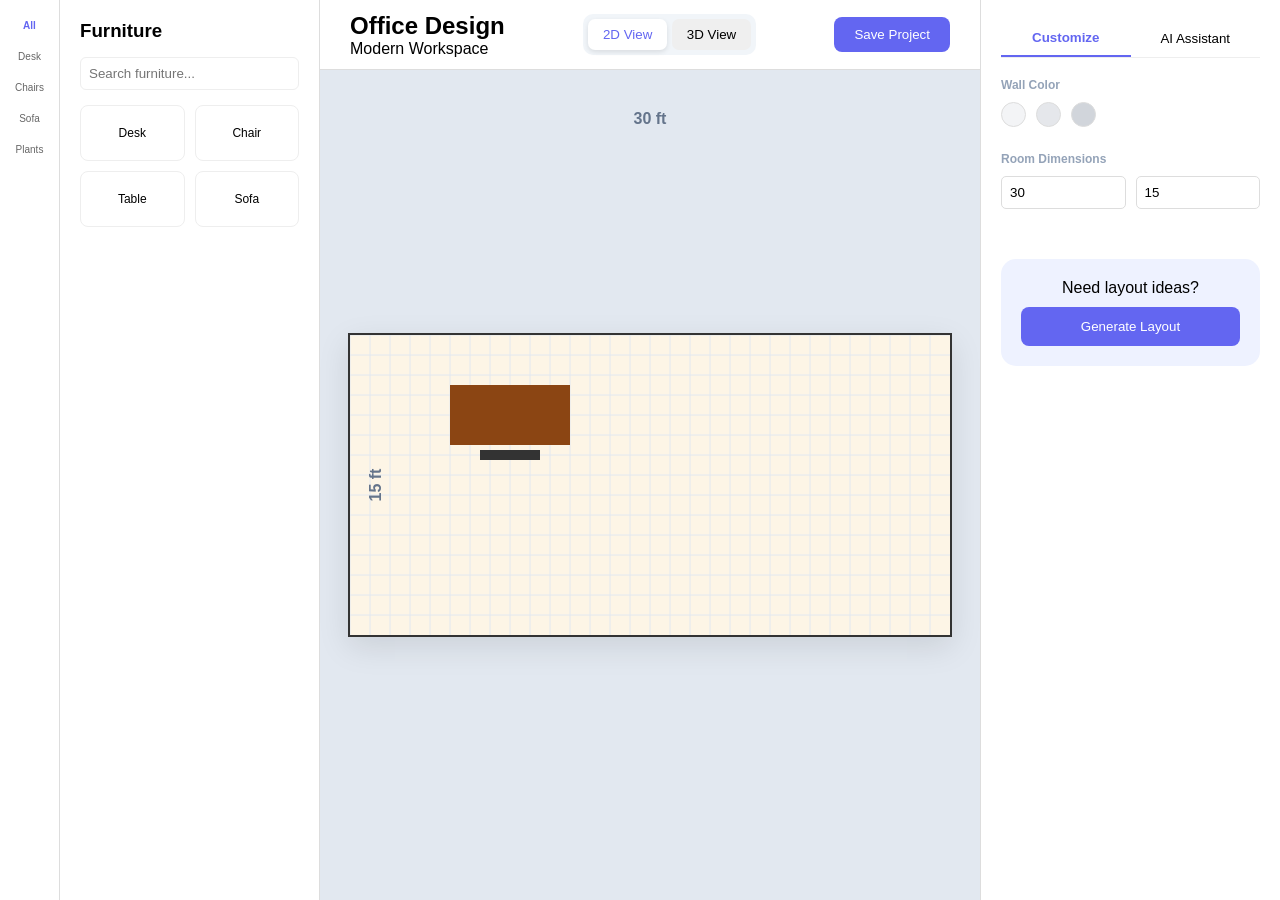
<file: canvas.html>
<!-- <!DOCTYPE html>
<html lang="en">
<head>
  <meta charset="UTF-8">
  <meta http-equiv="X-UA-Compatible" content="IE=edge">
  <meta name="viewport" content="width=device-width, initial-scale=1.0">
  <title>main canvas</title>
  <link rel="stylesheet" href="canvas.css">
</head>
<body>
  <div id="Canvas-container"> </div>
  <script type="module" src="canvas.js"></script>
</body>
</html> -->
<!DOCTYPE html>
<html lang="en">
<head>
    <meta charset="UTF-8">
    <meta name="viewport" content="width=device-width, initial-scale=1.0">
    <title>Office Design Tool</title>
    <link rel="stylesheet" href="canvas.css">
</head>
<body>
    <div class="app-container">
        <!-- Left Sidebar Icons -->
        <aside class="icon-bar">
            <div class="active">All</div>
            <div>Desk</div>
            <div>Chairs</div>
            <div>Sofa</div>
            <div>Plants</div>
        </aside>

        <!-- Sidebar Furniture List -->
        <aside class="assets-panel">
            <h3>Furniture</h3>
            <input type="text" placeholder="Search furniture..." class="search-bar">
            <div class="furniture-grid">
                <div class="item" onclick="addItem('Desk')">Desk</div>
                <div class="item" onclick="addItem('Chair')">Chair</div>
                <div class="item" onclick="addItem('Table')">Table</div>
                <div class="item" onclick="addItem('Sofa')">Sofa</div>
            </div>
        </aside>

        <!-- Main Content -->
        <main class="main-area">
            <header class="toolbar">
                <div class="title-info">
                    <h2>Office Design</h2>
                    <span>Modern Workspace</span>
                </div>
                <div class="view-controls">
                    <button class="active">2D View</button>
                    <button>3D View</button>
                </div>
                <div class="actions">
                    <button class="btn-save">Save Project</button>
                </div>
            </header>

            <div class="canvas-container">
                <div class="dimension-label top">30 ft</div>
                <div class="dimension-label left">15 ft</div>
                <!-- This represents the office floor in the image -->
                <canvas id="floorPlan"></canvas>
            </div>
        </main>

        <!-- Right Customization Panel -->
        <aside class="config-panel">
            <div class="tabs">
                <button class="active">Customize</button>
                <button>AI Assistant</button>
            </div>
            
            <div class="control-group">
                <label>Wall Color</label>
                <div class="color-picker">
                    <div class="dot" style="background:#f3f4f6"></div>
                    <div class="dot" style="background:#e5e7eb"></div>
                    <div class="dot active" style="background:#d1d5db"></div>
                </div>
            </div>

            <div class="control-group">
                <label>Room Dimensions</label>
                <div class="input-row">
                    <input type="number" id="length" value="30">
                    <input type="number" id="width" value="15">
                </div>
            </div>

            <div class="ai-box">
                <p>Need layout ideas?</p>
                <button class="btn-ai">Generate Layout</button>
            </div>
        </aside>
    </div>
    <script src="canvas.js"></script>
</body>
</html>
</file>
<file: canvas.css>
/* *{
  margin: 0;
  padding: 0;
}
.Canvas-container{
  flex-grow: 1;
  position: relative;
  background: #ddd;
} */
* { box-sizing: border-box; margin: 0; padding: 0; font-family: 'Segoe UI', sans-serif; }
body { background-color: #f8fafc; display: flex; height: 100vh; overflow: hidden; }

.app-container { display: flex; width: 100%; }

/* Sidebars */
.icon-bar { width: 60px; background: #fff; border-right: 1px solid #ddd; display: flex; flex-direction: column; align-items: center; padding-top: 20px; gap: 20px; }
.icon-bar div { font-size: 10px; color: #666; cursor: pointer; }
.icon-bar .active { color: #6366f1; font-weight: bold; }

.assets-panel { width: 260px; background: #fff; border-right: 1px solid #ddd; padding: 20px; }
.search-bar { width: 100%; padding: 8px; margin: 15px 0; border: 1px solid #eee; border-radius: 6px; }
.furniture-grid { display: grid; grid-template-columns: 1fr 1fr; gap: 10px; }
.item { border: 1px solid #eee; padding: 20px 10px; text-align: center; border-radius: 8px; cursor: pointer; font-size: 12px; }
.item:hover { border-color: #6366f1; background: #f5f5ff; }

/* Main Area */
.main-area { flex: 1; display: flex; flex-direction: column; }
.toolbar { height: 70px; background: #fff; border-bottom: 1px solid #ddd; display: flex; align-items: center; justify-content: space-between; padding: 0 30px; }
.view-controls { background: #f1f5f9; padding: 5px; border-radius: 10px; }
.view-controls button { border: none; padding: 8px 15px; border-radius: 7px; cursor: pointer; }
.view-controls button.active { background: white; color: #6366f1; box-shadow: 0 2px 5px rgba(0,0,0,0.1); }

.canvas-container { flex: 1; position: relative; display: flex; align-items: center; justify-content: center; background: #e2e8f0; }
canvas { background: white; border: 2px solid #333; box-shadow: 0 10px 30px rgba(0,0,0,0.1); }
.dimension-label { position: absolute; font-weight: bold; color: #64748b; }
.dimension-label.top { top: 40px; }
.dimension-label.left { left: 40px; transform: rotate(-90deg); }

/* Config Panel */
.config-panel { width: 300px; background: #fff; border-left: 1px solid #ddd; padding: 20px; }
.tabs { display: flex; border-bottom: 1px solid #eee; margin-bottom: 20px; }
.tabs button { flex: 1; padding: 10px; border: none; background: none; cursor: pointer; }
.tabs button.active { border-bottom: 2px solid #6366f1; color: #6366f1; font-weight: bold; }
.control-group { margin-bottom: 25px; }
.control-group label { font-size: 12px; font-weight: bold; color: #94a3b8; display: block; margin-bottom: 10px; }
.color-picker { display: flex; gap: 10px; }
.dot { width: 25px; height: 25px; border-radius: 50%; border: 1px solid #ddd; cursor: pointer; }
.input-row { display: flex; gap: 10px; }
.input-row input { width: 50%; padding: 8px; border: 1px solid #ddd; border-radius: 5px; }

.ai-box { margin-top: 50px; background: #eef2ff; padding: 20px; border-radius: 15px; text-align: center; }
.btn-ai { margin-top: 10px; background: #6366f1; color: white; border: none; padding: 12px 20px; border-radius: 8px; width: 100%; cursor: pointer; }
.btn-save { background: #6366f1; color: white; border: none; padding: 10px 20px; border-radius: 8px; cursor: pointer; }
</file>
